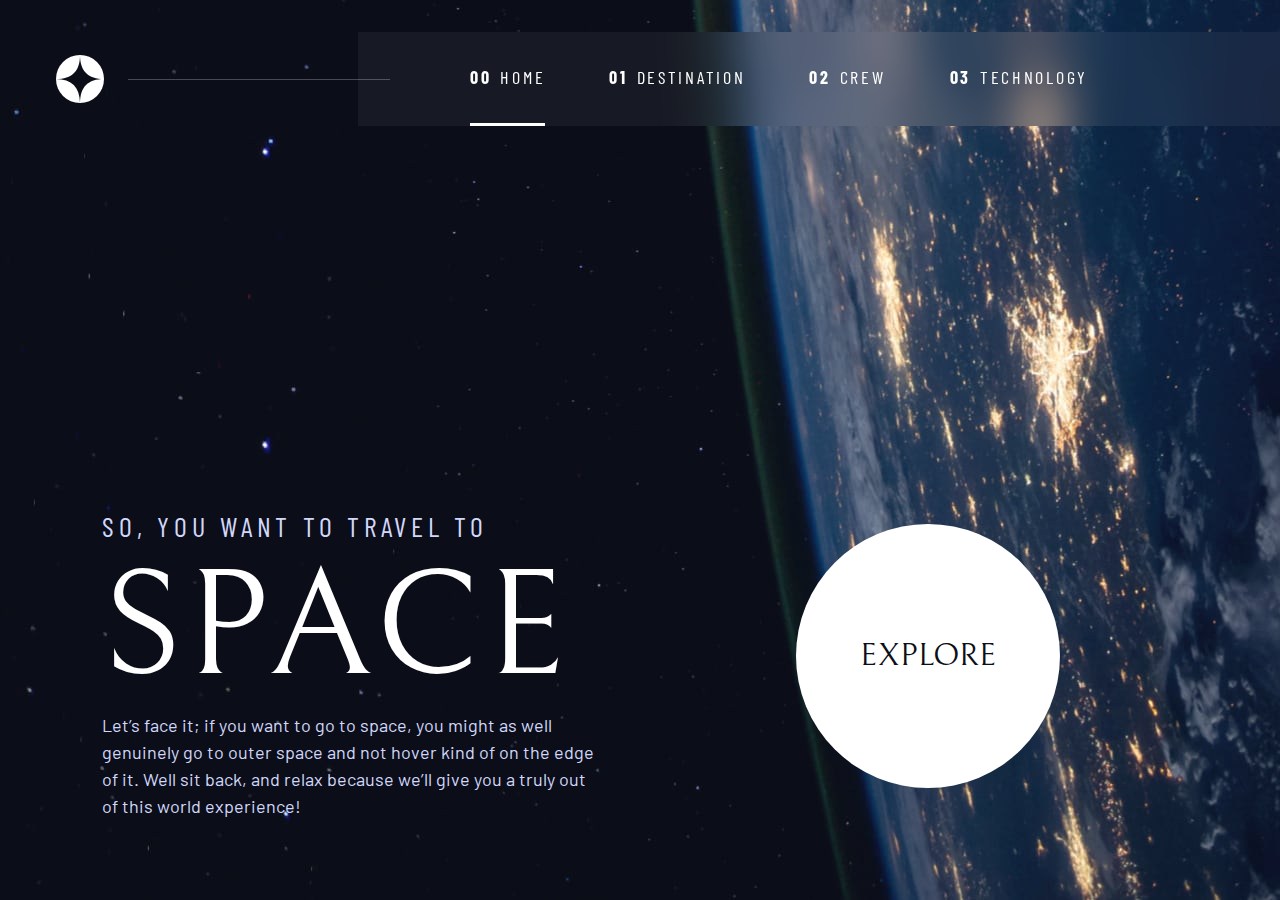
<file: c06/index.html>
<!DOCTYPE html>
<html lang="en">

<head>
    <meta charset="UTF-8">
    <meta http-equiv="X-UA-Compatible" content="IE=edge">
    <meta name="viewport" content="width=device-width, initial-scale=1.0">
    <title>Space Website</title>

    <link rel="stylesheet" href="style.css">

    <script src="index.js" defer></script>
</head>

<body class="home">

    <a href="#main" class="skip-to-content">Skip to content</a>

    <header class="primary-header flex">
        <div>
            <img src="./starter-code/assets/shared/logo.svg" class="logo" alt="Logo">
        </div>
        <button class="mobile-nav-toggle" aria-controls="primary-navigation"><span class="sr-only" aria-expanded="false">Menu</span></button>
        <nav>
            <ul class="primary-navigation underline-indicators flex" data-visible="false">
                <li class="active"><a class="ff-sans-cond uppercase text-white letter-spacing-2" href="#"><span aria-hidden="true">00</span>Home</a>
                </li>
                <li><a class="ff-sans-cond uppercase text-white letter-spacing-2" href="destination.html"><span aria-hidden="true">01</span>Destination</a></li>
                <li><a class="ff-sans-cond uppercase text-white letter-spacing-2" href="crew.html"><span aria-hidden="true">02</span>Crew</a></li>
                <li><a class="ff-sans-cond uppercase text-white letter-spacing-2" href="#"><span aria-hidden="true">03</span>Technology</a></li>
            </ul>
        </nav>
    </header>

    <main id="main" class="grid-container grid-container--home">
        <div>
            <h1 class="text-accent fs-500 ff-sans-cond uppercase letter-spacing-1">So, you want to travel to <span class="fs-900 ff-serif text-white d-block">Space</span></h1>
            <p class="text-accent">Let’s face it; if you want to go to space, you might as well genuinely go to outer space and not hover kind of on the edge of it. Well sit back, and relax because we’ll give you a truly out of this world experience!</p>
        </div>
        <div>
            <a href="destination.html" class="large-button uppercase ff-serif text-dark bg-white" style="margin-top:5rem">Explore</a>
        </div>
    </main>


</body>

</html>
</file>
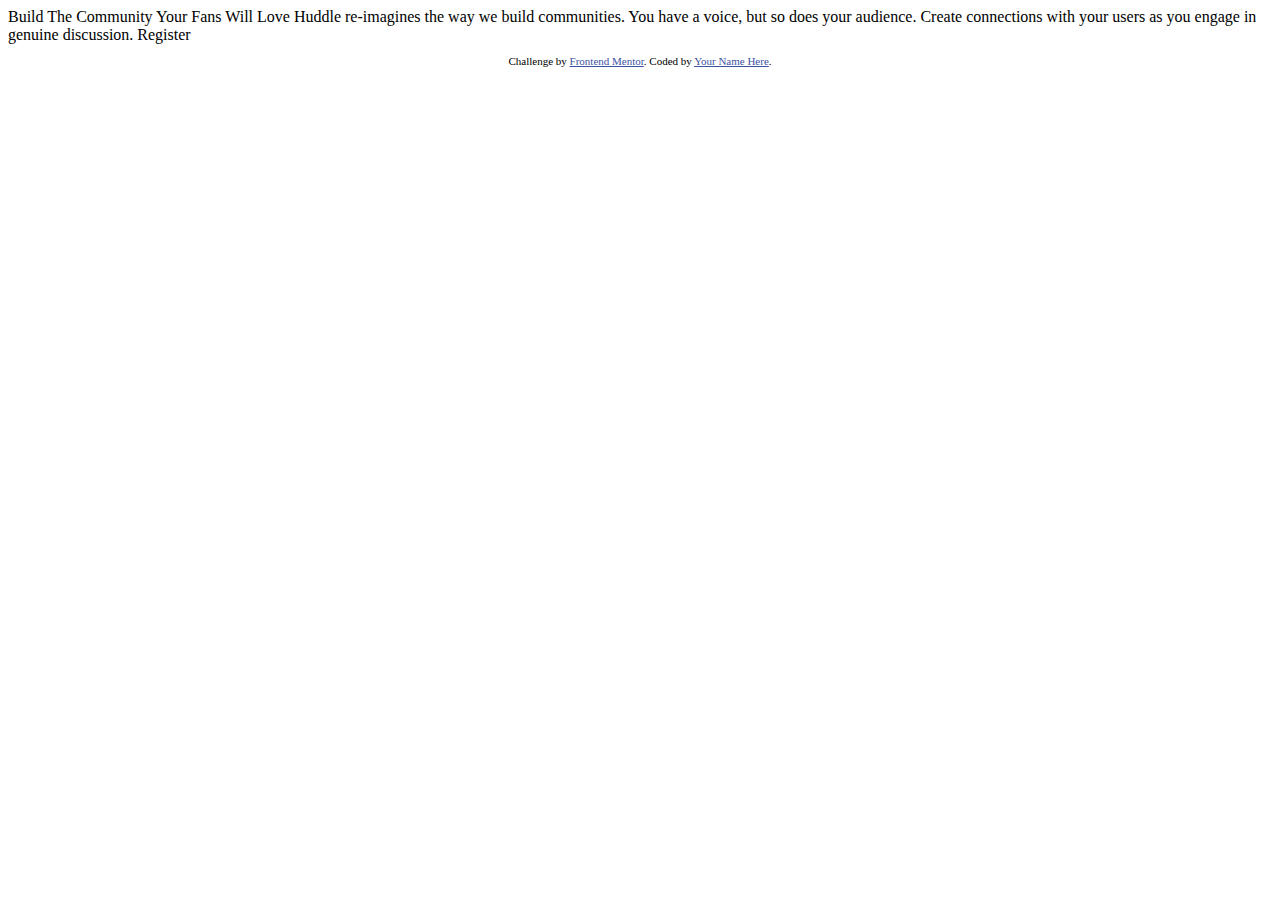
<file: c3-landing-page/index.html>
<!DOCTYPE html>
<html lang="en">
<head>
  <meta charset="UTF-8">
  <meta name="viewport" content="width=device-width, initial-scale=1.0"> <!-- displays site properly based on user's device -->

  <link rel="icon" type="image/png" sizes="32x32" href="./images/favicon-32x32.png">
  
  <title>Frontend Mentor | Huddle landing page with single introductory section</title>

  <!-- Feel free to remove these styles or customise in your own stylesheet 👍 -->
  <style>
    .attribution { font-size: 11px; text-align: center; }
    .attribution a { color: hsl(228, 45%, 44%); }
  </style>
</head>
<body>

  Build The Community Your Fans Will Love

  Huddle re-imagines the way we build communities. You have a voice, but so does your audience. 
  Create connections with your users as you engage in genuine discussion. 

  Register

  <footer>
    <p class="attribution">
      Challenge by <a href="https://www.frontendmentor.io?ref=challenge" target="_blank">Frontend Mentor</a>. 
      Coded by <a href="#">Your Name Here</a>.
    </p>
  </footer>
</body>
</html>
</file>
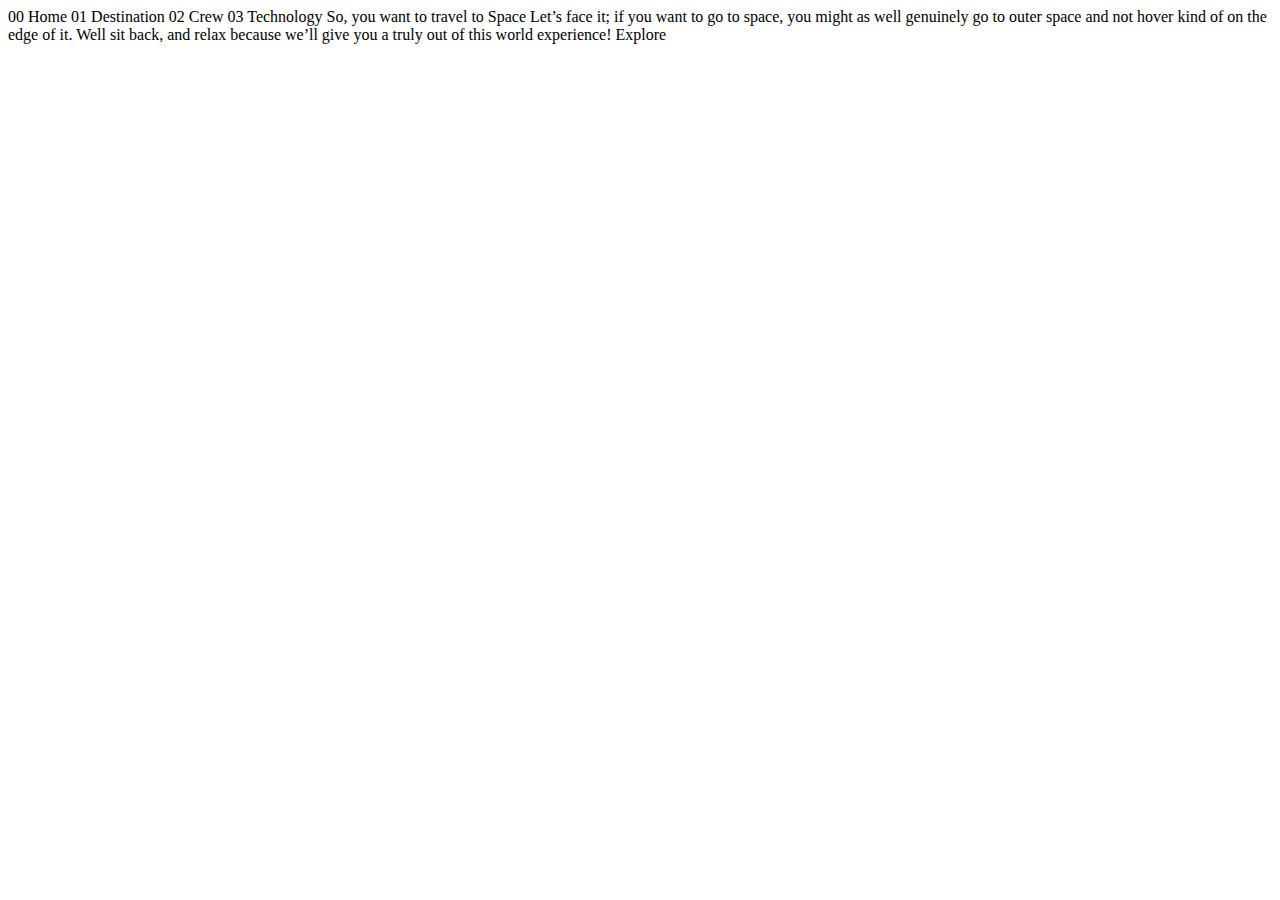
<file: c06/starter-code/index.html>
<!DOCTYPE html>
<html lang="en">
<head>
  <meta charset="UTF-8">
  <meta name="viewport" content="width=device-width, initial-scale=1.0">

  <link rel="icon" type="image/png" sizes="32x32" href="./assets/favicon-32x32.png">
  
  <title>Frontend Mentor | Space tourism website</title>
</head>
<body>

  00 Home
  01 Destination
  02 Crew
  03 Technology

  So, you want to travel to
  Space
  Let’s face it; if you want to go to space, you might as well genuinely go to 
  outer space and not hover kind of on the edge of it. Well sit back, and relax 
  because we’ll give you a truly out of this world experience!

  Explore

</body>
</html>
</file>
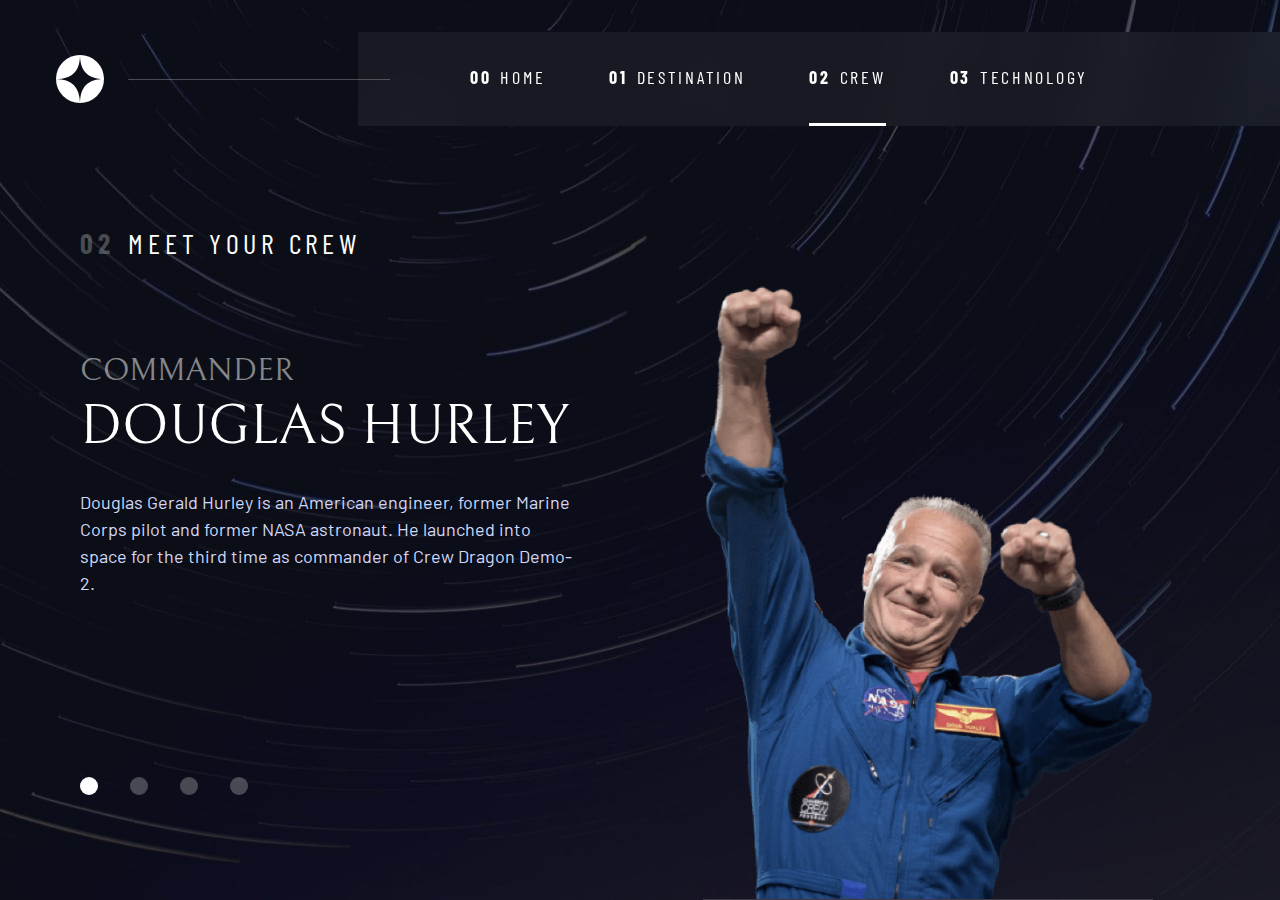
<file: c06/crew.html>
<!DOCTYPE html>
<html lang="en">

<head>
  <meta charset="UTF-8">
  <meta name="viewport" content="width=device-width, initial-scale=1.0">

  <link rel="icon" type="image/png" sizes="32x32" href="./assets/favicon-32x32.png">

  <title>Space tourism website</title>

  <link rel="stylesheet" href="style.css">

  <script src="index.js" defer></script>
  <script src="tabs.js" defer></script>
</head>

<body class="crew">

  <a href="#main" class="skip-to-content">Skip to content</a>

  <header class="primary-header flex">
    <div>
      <img src="./starter-code/assets/shared/logo.svg" class="logo" alt="Logo">
    </div>
    <button class="mobile-nav-toggle" aria-controls="primary-navigation"><span class="sr-only" aria-expanded="false">Menu</span></button>
    <nav>
      <ul class="primary-navigation underline-indicators flex" data-visible="false">
        <li><a class="ff-sans-cond uppercase text-white letter-spacing-2" href="index.html"><span aria-hidden="true">00</span>Home</a>
        </li>
        <li><a class="ff-sans-cond uppercase text-white letter-spacing-2" href="destination.html"><span aria-hidden="true">01</span>Destination</a></li>
        <li class="active"><a class="ff-sans-cond uppercase text-white letter-spacing-2" href="crew.html"><span aria-hidden="true">02</span>Crew</a></li>
        <li><a class="ff-sans-cond uppercase text-white letter-spacing-2" href="tech.html"><span aria-hidden="true">03</span>Technology</a></li>
      </ul>
    </nav>
  </header>

  <main id="main" class="grid-container grid-container--crew flow">
    <h1 class="numbered-title"><span aria-hidden="true">02</span>Meet your crew</h1>

    <div class="dot-indicators flex tab-list" role="tablist" aria-label="crew member list">
      <button aria-selected="true" role="tab" tabindex="0" data-image="commander-image" aria-controls="commander-tab"><span class="sr-only">The commander</span></button>
      <button aria-selected="false" role="tab" tabindex="-1" data-image="ms-image" aria-controls="ms-tab"><span class="sr-only">The mission specialist</span></button>
      <button aria-selected="false" role="tab" tabindex="-1" data-image="pilot-image" aria-controls="pilot-tab"><span class="sr-only">The pilot</span></button>
      <button aria-selected="false" role="tab" tabindex="-1" data-image="engineer-image" aria-controls="engineer-tab"><span class="sr-only">The crew engineer</span></button>
    </div>

    <article class="crew-info flow" role="tabpanel" id="commander-tab">
      <div class="flow" style="--flow-space:.5rem;">
        <h2 class="fs-600 ff-serif uppercase">Commander</h2>
        <p class="fs-700 ff-serif uppercase">Douglas Hurley</p>
      </div>
      <p class="text-accent">Douglas Gerald Hurley is an American engineer, former Marine Corps pilot and former NASA astronaut. He launched into space for the third time as commander of Crew Dragon Demo-2.
      </p>
    </article>

    <article class="crew-info flow" role="tabpanel" id="ms-tab" hidden>
      <div class="flow" style="--flow-space:.5rem;">
        <h2 class="fs-600 ff-serif uppercase">Mission Specialist</h2>
        <p class="fs-700 ff-serif uppercase">Mark Shuttleworth
        </p>
      </div>
      <p class="text-accent">
        Mark Richard Shuttleworth is the founder and CEO of Canonical, the company behind
        the Linux-based Ubuntu operating system. Shuttleworth became the first South
        African to travel to space as a space tourist.
      </p>
    </article>

    <article class="crew-info flow" role="tabpanel" id="pilot-tab" hidden>
      <div class="flow" style="--flow-space:.5rem;">
        <h2 class="fs-600 ff-serif uppercase">Pilot</h2>
        <p class="fs-700 ff-serif uppercase">Victor Glover</p>
      </div>
      <p class="text-accent">Pilot on the first operational flight of the SpaceX Crew Dragon to the
        International Space Station. Glover is a commander in the U.S. Navy where
        he pilots an F/A-18.He was a crew member of Expedition 64, and served as a
        station systems flight engineer.
      </p>
    </article>

    <article class="crew-info flow" role="tabpanel" id="engineer-tab" hidden>
      <div class="flow" style="--flow-space:.5rem;">
        <h2 class="fs-600 ff-serif uppercase">Flight Engineer</h2>
        <p class="fs-700 ff-serif uppercase">Anousheh Ansari</p>
      </div>
      <p class="text-accent">Anousheh Ansari is an Iranian American engineer and co-founder of Prodea Systems.
        Ansari was the fourth self-funded space tourist, the first self-funded woman to
        fly to the ISS, and the first Iranian in space.
      </p>
    </article>

    <picture id="commander-image">
      <img src="./starter-code/assets/crew/image-douglas-hurley.png" alt="Commander Douglas Hurley">
    </picture>

    <picture id="ms-image" hidden>
      <img src="./starter-code/assets/crew/image-mark-shuttleworth.png" alt="Mark Shuttleworth">
    </picture>

    <picture id="pilot-image" hidden>
      <img src="./starter-code/assets/crew/image-victor-glover.png" alt="Victor Glover">
    </picture>

    <picture id="engineer-image" hidden>
      <img src="./starter-code/assets/crew/image-anousheh-ansari.png" alt="Anousheh Ansari">
    </picture>



  </main>
</body>

</html>
</file>
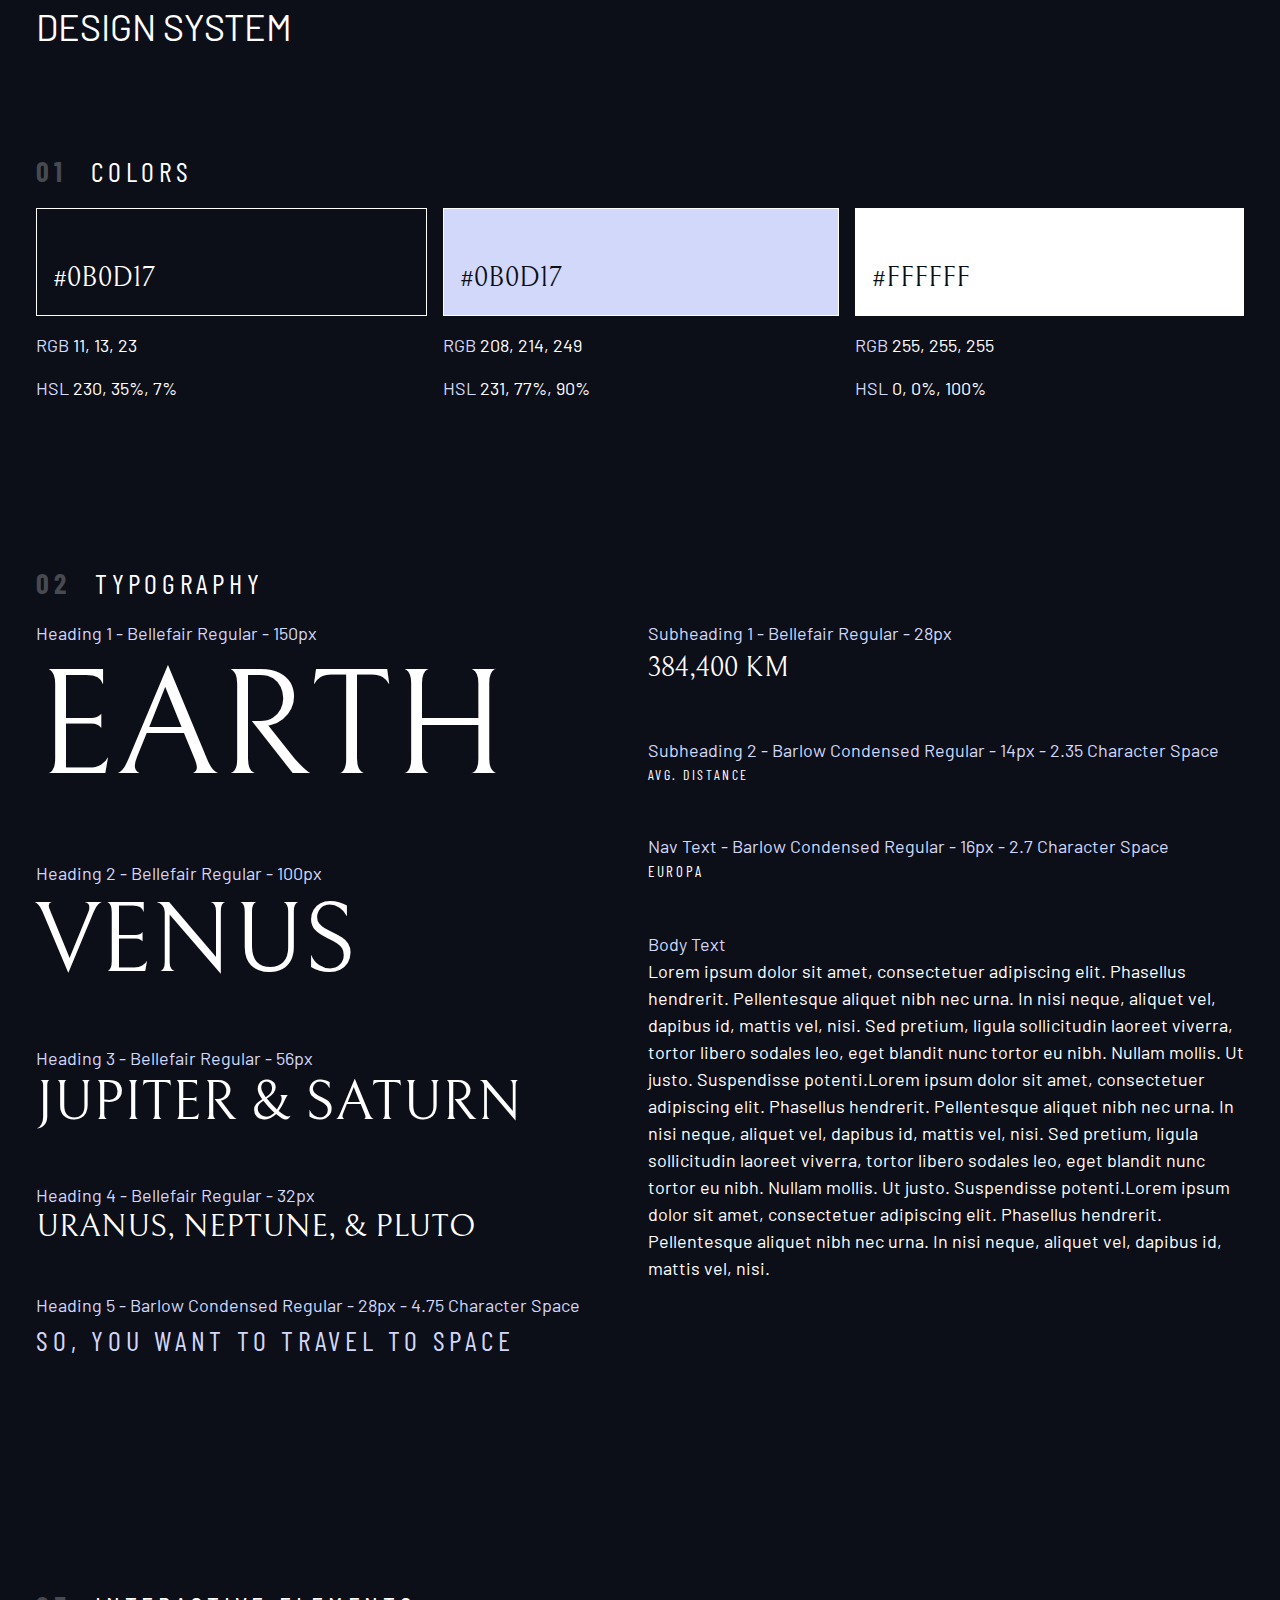
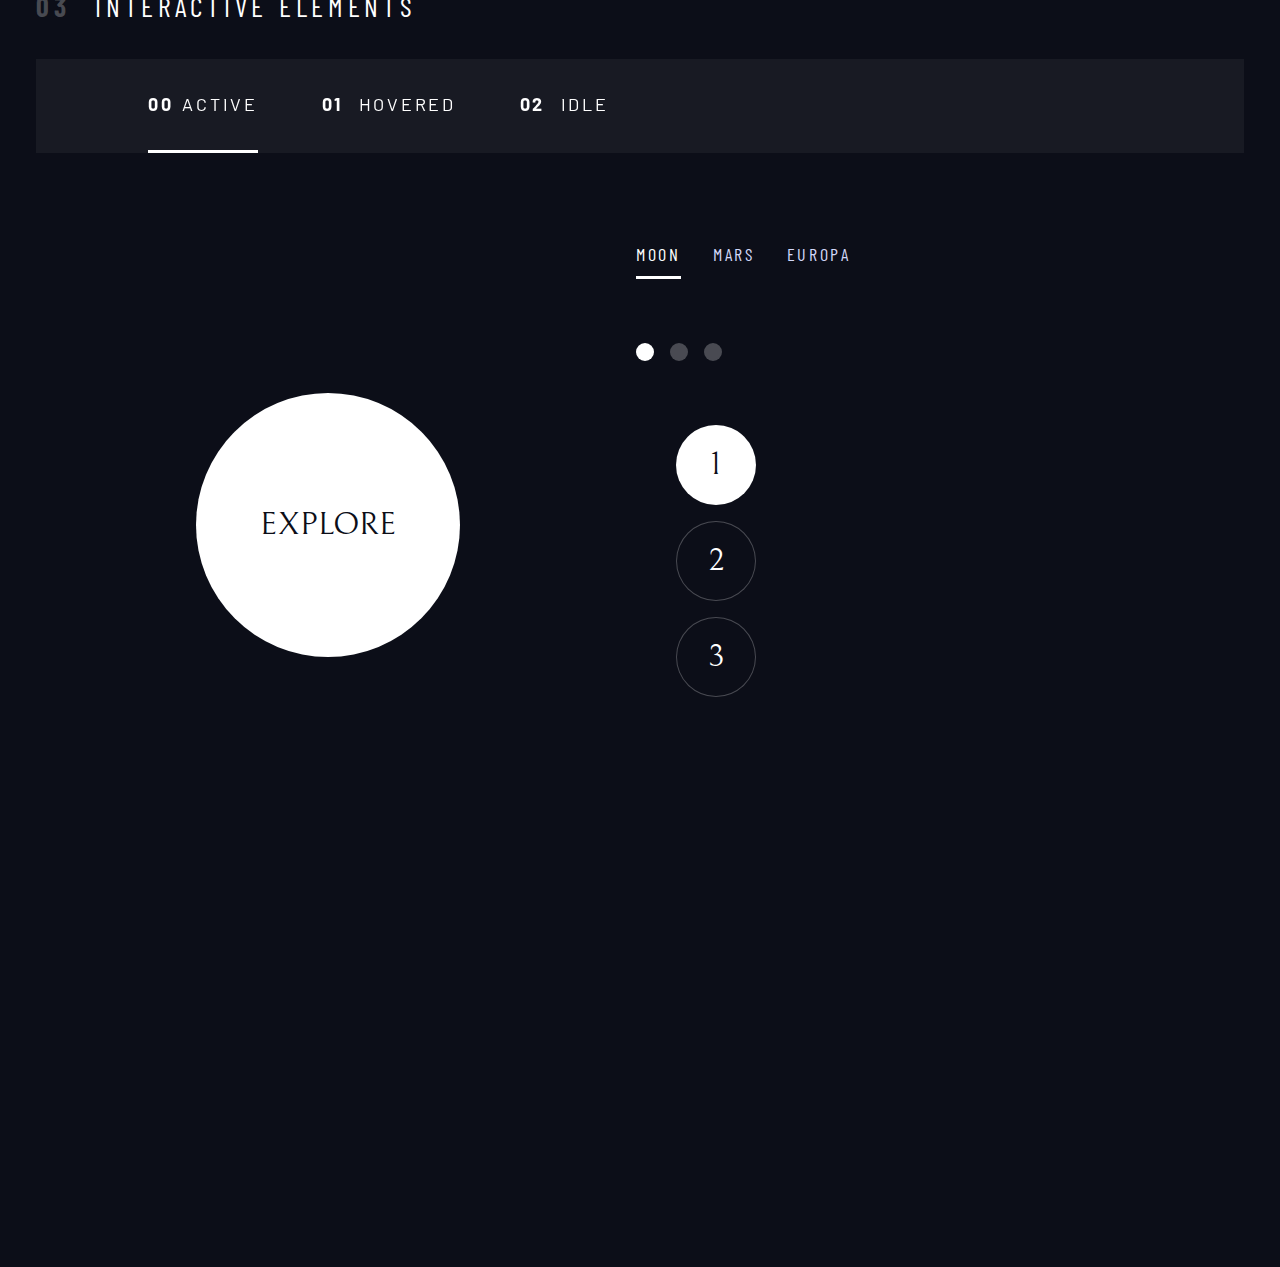
<file: c06/design-system.html>
<!DOCTYPE html>
<html lang="en">

<head>
    <meta charset="UTF-8">
    <meta http-equiv="X-UA-Compatible" content="IE=edge">
    <meta name="viewport" content="width=device-width, initial-scale=1.0">
    <title>Space Website</title>

    <link rel="stylesheet" href="style.css">
</head>

<body>

    <div class="container">

        <h1 class="uppercase">Design System</h1>

        <section id="colors" style="padding: 4rem 0;">
            <h2 class="numbered-title"><span>01</span> colors</h2>

            <div class="flex">
                <div class="flow" style="flex-grow: 1;">
                    <div class="bg-dark text-white ff-serif fs-500"
                        style="padding: 3rem 1rem 1rem; border: 1px solid white;">
                        #0B0D17
                    </div>
                    <p><span class="text-accent">RGB</span> 11, 13, 23</p>
                    <p><span class="text-accent">HSL</span> 230, 35%, 7%</p>
                </div>
                <div class="flow" style="flex-grow: 1;">
                    <div class="bg-accent text-dark ff-serif fs-500"
                        style="padding: 3rem 1rem 1rem; border: 1px solid white;">
                        #0B0D17
                    </div>
                    <p><span class="text-accent">RGB</span> 208, 214, 249</p>
                    <p><span class="text-accent">HSL</span> 231, 77%, 90%</p>
                </div>
                <div class="flow" style="flex-grow: 1;">
                    <div class="bg-white text-dark ff-serif fs-500"
                        style="padding: 3rem 1rem 1rem; border: 1px solid white;">
                        #FFFFFF
                    </div>
                    <p><span class="text-accent">RGB</span> 255, 255, 255</p>
                    <p><span class="text-accent">HSL</span> 0, 0%, 100%</p>
                </div>
            </div>
        </section>

        <section id="typography" style="padding: 4rem 0; margin-bottom: 8rem;">
            <h2 class="numbered-title"><span>02</span> Typography</h2>
            <div class="flex">
                <div class="flow" style="flex-basis: 100%; --flow-space: 3rem;">
                    <div>
                        <p class="text-accent">Heading 1 - Bellefair Regular - 150px</p>
                        <p class="fs-900 ff-serif uppercase">Earth</p>
                    </div>
                    <div>
                        <p class="text-accent">Heading 2 - Bellefair Regular - 100px</p>
                        <p class="fs-800 ff-serif uppercase">Venus</p>
                    </div>
                    <div>
                        <p class="text-accent">Heading 3 - Bellefair Regular - 56px</p>
                        <p class="fs-700 ff-serif uppercase">Jupiter & Saturn</p>
                    </div>
                    <div>
                        <p class="text-accent">Heading 4 - Bellefair Regular - 32px</p>
                        <p class="fs-600 ff-serif uppercase">Uranus, Neptune, & Pluto</p>
                    </div>
                    <div>
                        <p class="text-accent">Heading 5 - Barlow Condensed Regular - 28px - 4.75 Character Space</p>
                        <p class="fs-500 ff-sans-cond letter-spacing-1 text-accent uppercase">So, you want to travel to
                            space</p>
                    </div>

                </div>

                <div class="flow" style="flex-basis: 100%;  --flow-space: 3rem;">
                    <div>
                        <p class="text-accent">Subheading 1 - Bellefair Regular - 28px</p>
                        <p class="fs-500 ff-serif uppercase">384,400 km</p>
                    </div>
                    <div>
                        <p class="text-accent">Subheading 2 - Barlow Condensed Regular - 14px - 2.35 Character Space</p>
                        <p class="fs-200 ff-sans-cond letter-spacing-3 uppercase">Avg.
                            Distance</p>
                    </div>
                    <div>
                        <p class="text-accent">Nav Text - Barlow Condensed Regular - 16px - 2.7 Character Space</p>
                        <p class="fs-300 ff-sans-cond letter-spacing-2 uppercase">Europa
                        </p>
                    </div>
                    <div>
                        <p class="text-accent">Body Text</p>
                        <p>Lorem ipsum dolor sit amet, consectetuer adipiscing elit. Phasellus hendrerit. Pellentesque
                            aliquet
                            nibh nec urna. In nisi neque, aliquet vel, dapibus id, mattis vel, nisi. Sed pretium, ligula
                            sollicitudin laoreet viverra, tortor libero sodales leo, eget blandit nunc tortor eu nibh.
                            Nullam
                            mollis. Ut justo. Suspendisse potenti.Lorem ipsum dolor sit amet, consectetuer adipiscing
                            elit.
                            Phasellus hendrerit. Pellentesque aliquet nibh nec urna. In nisi neque, aliquet vel, dapibus
                            id,
                            mattis vel, nisi. Sed pretium, ligula sollicitudin laoreet viverra, tortor libero sodales
                            leo, eget
                            blandit nunc tortor eu nibh. Nullam mollis. Ut justo. Suspendisse potenti.Lorem ipsum dolor
                            sit
                            amet, consectetuer adipiscing elit. Phasellus hendrerit. Pellentesque aliquet nibh nec urna.
                            In nisi
                            neque, aliquet vel, dapibus id, mattis vel, nisi. </p>
                    </div>
                </div>
            </div>
        </section>

        <section class="flow" id="interactive-elements">
            <h2 class="numbered-title"><span>03</span> Interactive elements</h2>

            <!-- navigation -->
            <div>
                <nav>
                    <ul class="primary-navigation underline-indicators flex">
                        <li class="active"><a class="uppercase text-white letter-spacing-2"
                                href="#"><span>00</span>Active</a></li>
                        <li><a class="uppercase text-white letter-spacing-2" href="#"><span>01</span> Hovered</a></li>
                        <li><a class="uppercase text-white letter-spacing-2" href="#"><span>02</span> Idle</a></li>
                    </ul>
                </nav>
            </div>

            <!-- explore button -->
            <div class="flex" style="margin-top: 5rem;">
                <div>
                    <a href="#" class="large-button uppercase ff-serif fs-600 text-dark bg-white"
                        style="margin:10rem;">Explore</a>
                </div>

                <div class="flow" style="--flow-space: 4rem">
                    <!-- Tabs -->
                    <div class="tab-list underline-indicators flex">
                        <button aria-selected="true"
                            class="uppercase ff-sans-cond text-accent bg-dark letter-spacing-2">Moon</button>
                        <button aria-selected="false"
                            class="uppercase ff-sans-cond text-accent bg-dark letter-spacing-2">Mars</button>
                        <button aria-selected="false"
                            class="uppercase ff-sans-cond text-accent bg-dark letter-spacing-2">Europa</button>
                    </div>

                    <!-- Dots -->
                    <div class="dot-indicators flex">
                        <button aria-selected="true"><span class="sr-only">Slide title</span></button>
                        <button aria-selected="false"><span class="sr-only">Slide title</span></button>
                        <button aria-selected="false"><span class="sr-only">Slide title</span></button>
                    </div>

                    <!-- Numbers -->

                    <div>
                        <ul class="numbered-list flex">
                            <li class="active"><a class="ff-serif fs-600 text-white bg-dark" href="#">1</a></li>
                            <li><a class="ff-serif fs-600 text-white bg-dark" href="#">2</a></li>
                            <li><a class="ff-serif fs-600 text-white bg-dark" href="#">3</a></li>
                        </ul>
                    </div>
                </div>
            </div>

        </section>

        <div style="margin-bottom: 50vh;"></div>
    </div>

</body>

</html>
</file>
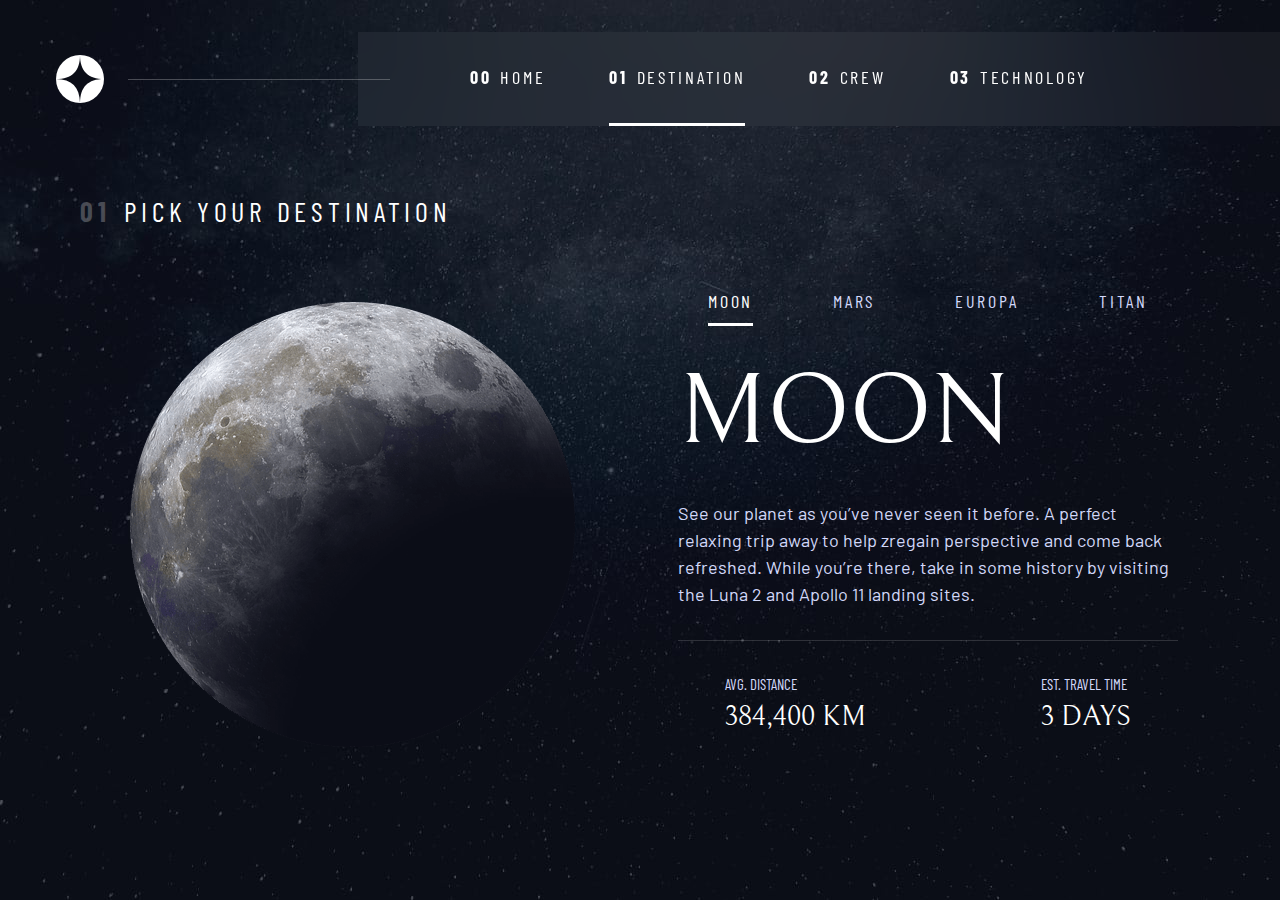
<file: c06/destination.html>
<!DOCTYPE html>
<html lang="en">

<head>
  <meta charset="UTF-8">
  <meta name="viewport" content="width=device-width, initial-scale=1.0">

  <link rel="icon" type="image/png" sizes="32x32" href="./assets/favicon-32x32.png">

  <title>Space tourism website</title>

  <link rel="stylesheet" href="style.css">

  <script src="index.js" defer></script>
  <script src="tabs.js" defer></script>
</head>

<body class="destination">

  <a href="#main" class="skip-to-content">Skip to content</a>

  <header class="primary-header flex">
    <div>
      <img src="./starter-code/assets/shared/logo.svg" class="logo" alt="Logo">
    </div>
    <button class="mobile-nav-toggle" aria-controls="primary-navigation"><span class="sr-only" aria-expanded="false">Menu</span></button>
    <nav>
      <ul class="primary-navigation underline-indicators flex" data-visible="false">
        <li><a class="ff-sans-cond uppercase text-white letter-spacing-2" href="index.html"><span aria-hidden="true">00</span>Home</a>
        </li>
        <li class="active"><a class="ff-sans-cond uppercase text-white letter-spacing-2" href="#"><span aria-hidden="true">01</span>Destination</a></li>
        <li><a class="ff-sans-cond uppercase text-white letter-spacing-2" href="crew.html"><span aria-hidden="true">02</span>Crew</a></li>
        <li><a class="ff-sans-cond uppercase text-white letter-spacing-2" href="#"><span aria-hidden="true">03</span>Technology</a></li>
      </ul>
    </nav>
  </header>

  <main id="main" class="grid-container grid-container--destination flow">
    <h1 class="numbered-title"><span aria-hidden="true">01</span>Pick your destination</h1>

    <picture id="moon-image">
      <source sourceset="./starter-code/assets/destination/image-moon.webp" type="image/webp">
      <img src="./starter-code/assets/destination/image-moon.png" alt="the Moon">
    </picture>

    <picture hidden id="mars-image">
      <source sourceset="./starter-code/assets/destination/image-mars.png" type="image/webp">
      <img src="./starter-code/assets/destination/image-mars.png" alt="Mars">
    </picture>

    <picture hidden id="europa-image">
      <source sourceset="./starter-code/assets/destination/image-europa.webp" type="image/webp">
      <img src="./starter-code/assets/destination/image-europa.png" alt="Europa">
    </picture>

    <picture hidden id="titan-image">
      <source sourceset="./starter-code/assets/destination/image-titan.webp" type="image/webp">
      <img src="./starter-code/assets/destination/image-titan.png" alt="Titan">
    </picture>

    <div role="tablist" class="tab-list underline-indicators flex">
      <button aria-selected="true" aria-controls="moon-tab" role="tab" tabindex="0" class="uppercase ff-sans-cond text-accent bg-dark letter-spacing-2" data-image="moon-image">Moon</button>
      <button aria-selected="false" aria-controls="mars-tab" role="tab" tabindex="-1" class="uppercase ff-sans-cond text-accent bg-dark letter-spacing-2" data-image="mars-image">Mars</button>
      <button aria-selected="false" aria-controls="europa-tab" role="tab" tabindex="-1" class="uppercase ff-sans-cond text-accent bg-dark letter-spacing-2" data-image="europa-image">Europa</button>
      <button aria-selected="false" aria-controls="titan-tab" role="tab" tabindex="-1" class="uppercase ff-sans-cond text-accent bg-dark letter-spacing-2" data-image="titan-image">Titan</button>
    </div>

    <!-- Moon -->
    <article class="destination-info flow" id="moon-tab" role="tabpanel">
      <h2 class="fs-800 uppercase ff-serif">Moon</h2>
      <p class="text-accent">See our planet as you’ve never seen it before. A perfect relaxing trip away to help zregain perspective and come back refreshed. While you’re there, take in some history by visiting the Luna 2 and Apollo 11 landing sites.</p>

      <div class="flex">
        <div>
          <h3 class="text-accent ff-sans-cond fs-300 uppercase">Avg. distance</h3>
          <p class="fs-500 ff-serif uppercase">384,400 km</p>
        </div>
        <div>
          <h3 class="text-accent ff-sans-cond fs-300 uppercase">Est. travel time</h3>
          <p class="fs-500 ff-serif uppercase">3 days</p>
        </div>
      </div>
    </article>

    <!-- Mars -->
    <article class="destination-info flow" id="mars-tab" hidden role="tabpanel">
      <h2 class="fs-800 uppercase ff-serif">Mars</h2>
      <p class="text-accent">Don’t forget to pack your hiking boots. You’ll need them to tackle Olympus Mons, the tallest planetary mountain in our solar system. It’s two and a half times the size of Everest!</p>

      <div class="flex">
        <div>
          <h3 class="text-accent ff-sans-cond fs-300 uppercase">Avg. distance</h3>
          <p class="fs-500 ff-serif uppercase">225 mil. km</p>
        </div>
        <div>
          <h3 class="text-accent ff-sans-cond fs-300 uppercase">Est. travel time</h3>
          <p class="fs-500 ff-serif uppercase">9 months</p>
        </div>
      </div>
    </article>

    <!-- Europa -->
    <article class="destination-info flow" id="europa-tab" hidden role="tabpanel">
      <h2 class="fs-800 uppercase ff-serif">Europa</h2>
      <p class="text-accent">The smallest of the four Galilean moons orbiting Jupiter, Europa is a
        winter lover’s dream. With an icy surface, it’s perfect for a bit of
        ice skating, curling, hockey, or simple relaxation in your snug
        wintery cabin.</p>

      <div class="flex">
        <div>
          <h3 class="text-accent ff-sans-cond fs-300 uppercase">Avg. distance</h3>
          <p class="fs-500 ff-serif uppercase">628 mil. km</p>
        </div>
        <div>
          <h3 class="text-accent ff-sans-cond fs-300 uppercase">Est. travel time</h3>
          <p class="fs-500 ff-serif uppercase">3 years</p>
        </div>
      </div>
    </article>

    <!-- Titan -->
    <article class="destination-info flow" id="titan-tab" hidden role="tabpanel">
      <h2 class="fs-800 uppercase ff-serif">Titan</h2>
      <p class="text-accent">The only moon known to have a dense atmosphere other than Earth, Titan is a home away from home (just a few hundred degrees colder!). As a bonus, you get striking views of the Rings of Saturn.</p>

      <div class="flex">
        <div>
          <h3 class="text-accent ff-sans-cond fs-300 uppercase">Avg. distance</h3>
          <p class="fs-500 ff-serif uppercase">1.6 bil. km</p>
        </div>
        <div>
          <h3 class="text-accent ff-sans-cond fs-300 uppercase">Est. travel time</h3>
          <p class="fs-500 ff-serif uppercase">7 years</p>
        </div>
      </div>
    </article>

  </main>
</body>

</html>
</file>
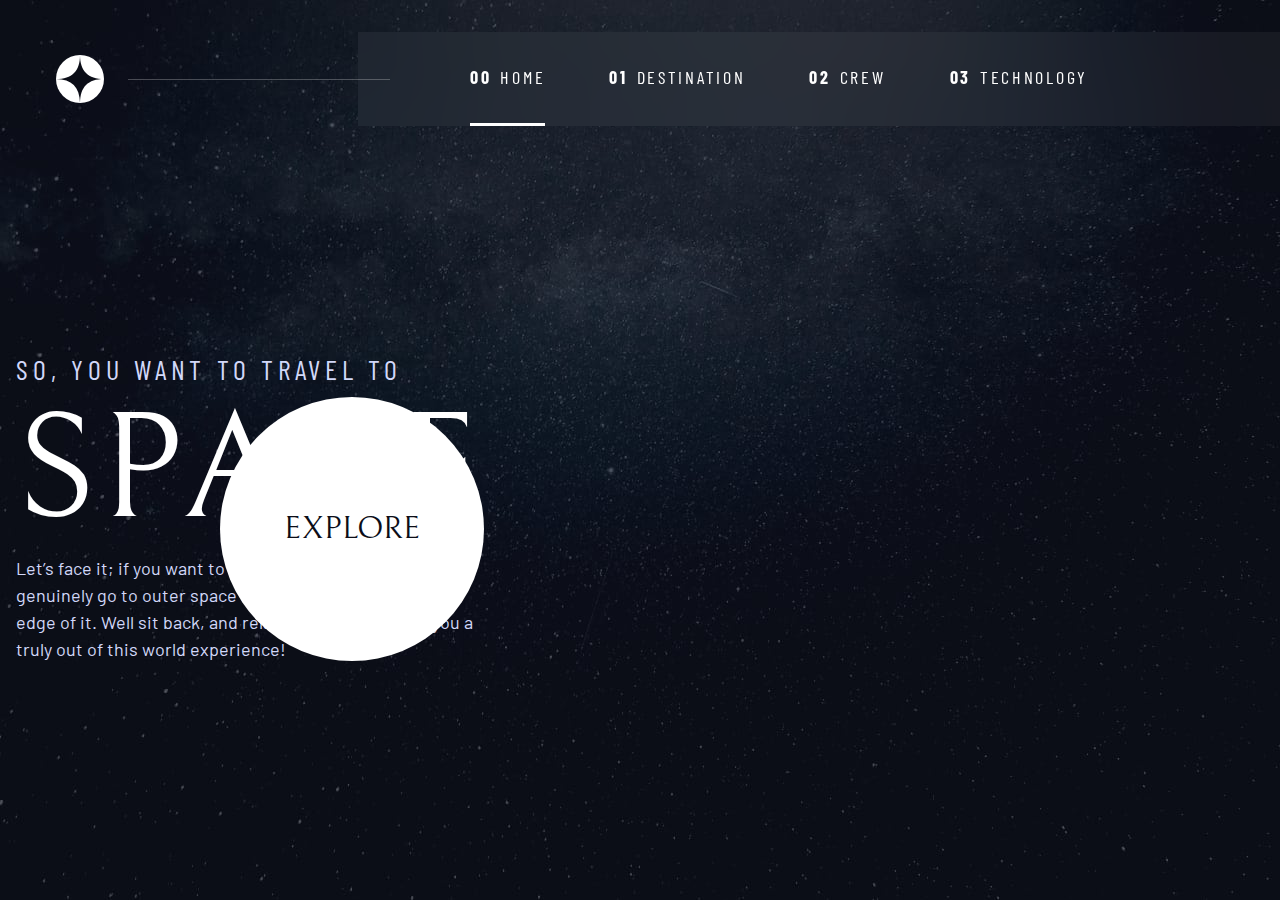
<file: c06/index copy.html>
<!DOCTYPE html>
<html lang="en">

<head>
    <meta charset="UTF-8">
    <meta http-equiv="X-UA-Compatible" content="IE=edge">
    <meta name="viewport" content="width=device-width, initial-scale=1.0">
    <title>Space Website</title>

    <link rel="stylesheet" href="style.css">

    <script src="index.js" defer></script>
</head>

<body class="destination">

    <a href="#main" class="skip-to-content">Skip to content</a>

    <header class="primary-header flex">
        <div>
            <img src="./starter-code/assets/shared/logo.svg" class="logo" alt="Logo">
        </div>
        <button class="mobile-nav-toggle" aria-controls="primary-navigation"><span class="sr-only" aria-expanded="false">Menu</span></button>
        <nav>
            <ul class="primary-navigation underline-indicators flex" data-visible="false">
                <li class="active"><a class="ff-sans-cond uppercase text-white letter-spacing-2" href="#"><span aria-hidden="true">00</span>Home</a>
                </li>
                <li><a class="ff-sans-cond uppercase text-white letter-spacing-2" href="#"><span aria-hidden="true">01</span>Destination</a></li>
                <li><a class="ff-sans-cond uppercase text-white letter-spacing-2" href="#"><span aria-hidden="true">02</span>Crew</a></li>
                <li><a class="ff-sans-cond uppercase text-white letter-spacing-2" href="#"><span aria-hidden="true">03</span>Technology</a></li>
            </ul>
        </nav>
    </header>

    <main id="main" class="grid-container">
        <div>
            <h1 class="text-accent fs-500 ff-sans-cond uppercase letter-spacing-1">So, you want to travel to <span class="fs-900 ff-serif text-white d-block">Space</span></h1>
            <p class="text-accent">Let’s face it; if you want to go to space, you might as well genuinely go to outer space and not hover kind of on the edge of it. Well sit back, and relax because we’ll give you a truly out of this world experience!</p>
        </div>
        <div>
            <a href="#" class="large-button uppercase ff-serif text-dark bg-white" style="margin-top:5rem">Explore</a>
        </div>
    </main>


</body>

</html>
</file>
<file: c06/style.css>
/* Fonts */
@import url('https://fonts.googleapis.com/css2?family=Barlow&family=Barlow+Condensed:wght@400;700&family=Bellefair&display=swap');

/* --------------------- */
/* Custom Properties     */
/* --------------------- */

:root {
    /* colors */
    --clr-dark: 230 35% 7%;
    --clr-light: 231 77% 90%;
    --clr-white: 0 0% 100%;

    /* font-sizes */
    --fs-900: clamp(5rem, 11vw + 1rem, 9.375rem);
    /* --fs-900: 5rem; */
    --fs-800: 3.5rem;
    --fs-700: 1.5rem;
    --fs-600: 1rem;
    --fs-500: 1rem;
    --fs-400: 0.9375rem;
    --fs-300: 0.9375rem;
    --fs-200: 0.875rem;

    /* font-families */
    --ff-serif: "Bellefair", serif;
    --ff-sans-cond: "Barlow Condensed", sans-serif;
    --ff-sans-normal: "Barlow", sans-serif;
}

@media (min-width: 35em) {
    :root {
        /* --fs-900: 9.375rem; */
        --fs-800: 5rem;
        --fs-700: 2.5rem;
        --fs-600: 1.5rem;
        --fs-500: 1.25rem;
        --fs-400: 1rem;
    }
}

@media (min-width: 45em) {
    :root {
        /* font-sizes */
        --fs-800: 6.25rem;
        --fs-700: 3.5rem;
        --fs-600: 2rem;
        --fs-500: 1.75rem;
        --fs-400: 1.125rem;

    }
}


/* --------------------- */
/* Reset                 */
/* --------------------- */

/* Box sizing */
*,
*:before,
*:after {
    box-sizing: border-box;
}

/* Margins */
body,
h1,
h2,
h3,
h4,
h5,
p,
figure,
picture {
    margin: 0;
}

h1,
h2,
h3,
h4,
h5,
h6,
p {
    font-weight: 400;
}

/* Smooth scrolling */

html:focus-within {
    scroll-behavior: smooth;
}

/* Set up the body */
body {
    font-family: var(--ff-sans-normal);
    font-size: var(--fs-400);
    color: hsl(var(--clr-white));
    background-color: hsl(var(--clr-dark));
    min-height: 100vh;
    text-rendering: optimizeSpeed;
    line-height: 1.5;

    display: grid;
    grid-template-rows: min-content 1fr;

    overflow-x: hidden;
}

/* Make images easy to work with */
img {
    max-width: 100%;
    display: block;
}

/* Inherit font on input elements */
input,
button,
textarea,
select {
    font: inherit;
}

/* remove animations for people who have turned them off */
@media (prefers-reduced-motion: reduce) {

    *,
    *::before,
    *::after {
        animation-duration: 0.01ms !important;
        animation-iteration-count: 1 !important;
        transition-duration: 0.01ms !important;
        scroll-behavior: auto !important;
    }
}



/* --------------------- */
/* Utility classes       */
/* --------------------- */

.flex {
    display: flex;
    gap: var(--gap, 1rem);
}

.grid {
    display: grid;
    gap: var(--gap, 1rem);
}

.d-block {
    display: block;
}

.flow>*+* {
    margin-top: var(--flow-space, 1rem);
    /* outline: 1px solid red; */
}

.container {
    padding-inline: 2em;
    margin-inline: auto;
    max-width: 80rem;
}


.sr-only {
    position: absolute;
    width: 1px;
    height: 1px;
    padding: 0;
    margin: -1px;
    overflow: hidden;
    clip: rect(0, 0, 0, 0);
    white-space: nowrap;
    border: 0;
}

.skip-to-content {
    position: absolute;
    left: 50%;
    background: hsl(var(--clr-white));
    color: hsl(var(--clr-dark));
    padding: .5em 1em;
    margin-inline: auto;
    transform: translateY(-100%);
    transition: transform 250ms ease-in;
}

.skip-to-content:focus-visible {
    transform: translateY(0);
}

/* Colors */

.bg-dark {
    background-color: hsl(var(--clr-dark));
}

.bg-accent {
    background-color: hsl(var(--clr-light));
}

.bg-white {
    background-color: hsl(var(--clr-white));
}

.text-dark {
    color: hsl(var(--clr-dark));
}

.text-accent {
    color: hsl(var(--clr-light));
}

.text-white {
    color: hsl(var(--clr-white));
}

.bg-dark20 {
    background-color: hsl(var(--clr-dark) / .2);
    /* color: hsl(var(--clr-dark) / .2); */
}

.ff-serif {
    font-family: var(--ff-serif);
}

.ff-sans-cond {
    font-family: var(--ff-sans-cond);
}

.ff-sans-normal {
    font-family: var(--ff-sans-normal);
}

.letter-spacing-1 {
    letter-spacing: 4.75px;
}

.letter-spacing-2 {
    letter-spacing: 2.7px;
}

.letter-spacing-3 {
    letter-spacing: 2.35px;
}

.uppercase {
    text-transform: uppercase;
}

.fs-900 {
    font-size: var(--fs-900);
}

.fs-800 {
    font-size: var(--fs-800);
}

.fs-700 {
    font-size: var(--fs-700);
}

.fs-600 {
    font-size: var(--fs-600);
}

.fs-500 {
    font-size: var(--fs-500);
}

.fs-400 {
    font-size: var(--fs-400);
}

.fs-300 {
    font-size: var(--fs-300);
}

.fs-200 {
    font-size: var(--fs-200);
}


.fs-900,
.fs-800,
.fs-700,
.fs-600 {
    line-height: 1.1;
}

.numbered-title {
    font-family: var(--ff-sans-cond);
    font-size: var(--fs-500);
    text-transform: uppercase;
    letter-spacing: 4.72px;
    margin-bottom: 1rem;
}

.numbered-title>span {
    margin-right: .5em;
    font-weight: 700;
    color: hsl(var(--clr-white) / .25);
}



/* --------------------- */
/* Components            */
/* --------------------- */

.large-button {
    font-size: 1.25rem;
    position: relative;
    display: inline-grid;
    z-index: 1;
    place-items: center;
    padding: 0 2em;
    border-radius: 50%;
    aspect-ratio: 1;
    text-decoration: none;
    margin-bottom: 5em;
}

@media (min-width:35rem) {
    .large-button {
        font-size: 2rem;
        margin-bottom: 1em;
    }
}

.large-button::after {
    content: '';
    position: absolute;
    z-index: -1;
    background: hsl(var(--clr-white) / .15);
    width: 100%;
    height: 100%;
    border-radius: inherit;
    opacity: 0;
    transition: transform 500ms ease-in-out, opacity 500ms linear;
}

.large-button:hover::after,
.large-button:focus::after {
    opacity: 1;
    transform: scale(1.5);
}

.logo {
    margin: 1.5rem clamp(1.5rem, 10vw, 3.5rem);
}

.primary-header {
    justify-content: space-between;
    align-items: center;
}

.primary-navigation {
    --underline-gap: 2rem;
    list-style: none;
    padding: 0;
    margin: 0;
    background: hsl(var(--clr-dark) / 0.95);
}

@supports (backdrop-filter: blur(1rem)) {
    .primary-navigation {
        background: hsl(var(--clr-white) / 0.05);
        backdrop-filter: blur(1.5rem);
    }
}

.primary-navigation a {
    text-decoration: none;
}

.primary-navigation a>span {
    font-weight: 700;
    margin-right: .5em;
}

.mobile-nav-toggle {
    display: none;
}


@media (max-width: 35rem) {
    .primary-navigation {
        z-index: 1000;
        flex-direction: column;
        --underline-gap: .5rem;
        position: fixed;
        inset: 0 0 0 30%;
        backdrop-filter: blur(1.5rem);
        padding: min(20rem, 15vh) 2rem;
        transform: translateX(100%);
        transition: transform 250ms ease-in-out;
    }



    .primary-navigation[data-visible="true"] {
        transform: translateX(0);
    }

    .mobile-nav-toggle {
        z-index: 2000;
        display: block;
        position: fixed;
        right: 2rem;
        top: 2rem;
        background: none;
        background-image: url(./starter-code/assets/shared/icon-hamburger.svg);
        background-repeat: no-repeat;
        width: 1.5rem;
        aspect-ratio: 1;
        border: none;
        /* margin-left: auto; */
        /* border: 1px solid red; */
    }

    .mobile-nav-toggle[aria-expanded="true"] {
        background-image: url(./starter-code/assets/shared/icon-close.svg);
    }

    .primary-navigation.underline-indicators>.active {
        border: none;
    }
}

@media (min-width: 35rem) and (max-width: 55rem) {
    .primary-navigation {
        --gap: calc(30vw - 9rem);
        padding-inline: 3rem;
    }

    .primary-navigation a>span {
        display: none;
    }
}

@media (min-width: 55rem) {
    .primary-navigation {
        margin-block: 2rem;
        --gap: calc(10vw - 4rem);
        padding-inline: calc(3rem + 5vw);
        padding-right: calc(40vw - 20rem)
    }

    /* decorative bar */
    .primary-header::after {
        content: '';
        display: block;
        position: relative;
        height: 1px;
        width: 100%;
        margin-right: -3rem;
        background: hsl(var(--clr-white) / .25);
        order: 1;
        z-index: 5;
    }

    nav {
        order: 2;
    }
}

.underline-indicators>* {
    cursor: pointer;
    padding: var(--underline-gap, .5rem) 0;
    border: 0;
    border-bottom: .2rem solid hsl(var(--clr-white) / 0);
    background: transparent;
}

.underline-indicators>*:hover,
.underline-indicators>*:focus {
    border-color: hsl(var(--clr-white) / .5);
}

.underline-indicators>.active,
.underline-indicators>[aria-selected="true"] {
    color: hsl(var(--clr-white));
    border-color: hsl(var(--clr-white) / 1);
}

.tab-list {
    --gap: 2rem;
}

.dot-indicators>* {
    cursor: pointer;
    border: 0;
    border-radius: 50%;
    aspect-ratio: 1;
    padding: .5em;
    background-color: hsl(var(--clr-white) / .25);
}

.dot-indicators>*:hover,
.dot-indicators>*:focus-visible {
    background-color: hsl(var(--clr-white) / .5);
}

.dot-indicators>[aria-selected="true"] {
    background-color: hsl(var(--clr-white) / 1);
}

.numbered-list {
    list-style: none;
    flex-direction: column;
}

.numbered-list a {
    text-decoration: none;
    display: grid;
    place-items: center;
    border-radius: 50%;
    border: 1px solid hsl(var(--clr-white) / .25);
    width: 2.5em;
    aspect-ratio: 1;
}

.numbered-list a:hover {
    border-color: hsl(var(--clr-white));
}

.numbered-list>.active a {
    background-color: hsl(var(--clr-white));
    color: hsl(var(--clr-dark));
}

/* --------------------- */
/* Page specific         */
/* --------------------- */

body {
    background-size: cover;
    background-position: bottom center;
}


/* home */

.home {
    background-image: url(./starter-code/assets/home/background-home-mobile.jpg);
    background-size: cover;
    background-repeat: no-repeat;
}

@media (min-width: 35rem) {
    .home {
        background-image: url(./starter-code/assets/home/background-home-tablet.jpg);
    }
}

@media (min-width: 55rem) {
    .home {
        background-image: url(./starter-code/assets/home/background-home-desktop.jpg);
    }
}

/* destination */

.destination {
    background-image: url(./starter-code/assets/destination/background-destination-mobile.jpg);
    background-size: cover;
    background-repeat: no-repeat;
}

@media (min-width: 35rem) {
    .destination {
        background-image: url(./starter-code/assets/destination/background-destination-tablet.jpg);
    }
}

@media (min-width: 55rem) {
    .destination {
        background-image: url(./starter-code/assets/destination/background-destination-desktop.jpg);
    }
}

/* crew */

.crew {
    background-image: url(./starter-code/assets/crew/background-crew-mobile.jpg);
    background-size: cover;
    background-repeat: no-repeat;
}

@media (min-width: 35rem) {
    .crew {
        background-image: url(./starter-code/assets/crew/background-crew-tablet.jpg);
    }
}

@media (min-width: 55rem) {
    .crew {
        background-image: url(./starter-code/assets/crew/background-crew-desktop.jpg);
    }
}

/* tech */

.tech {
    background-image: url(./starter-code/assets/technology/background-technology-mobile.jpg);
    background-size: cover;
    background-repeat: no-repeat;
}

@media (min-width: 35rem) {
    .crew {
        background-image: url(./starter-code/assets/technology/background-technology-tablet.jpg);
    }
}

@media (min-width: 55rem) {
    .crew {
        background-image: url(./starter-code/assets/technology/background-technology-desktop.jpg);
    }
}


/* --------------------- */
/* Layouts               */
/* --------------------- */

.grid-container {
    display: grid;
    text-align: center;
    place-items: center;
    padding-inline: 1rem;
    padding-bottom: 3rem;
}

.grid-container * {
    max-width: 50ch;
    margin-inline: auto;
}

.grid-container img {
    max-width: 100%;
}



.numbered-title {
    grid-area: title;
}

.home .grid-container {
    padding-bottom: 5rem;
    align-items: end;
}

/* destination */

.grid-container--destination {
    --flow-space: 2rem;
    grid-template-areas:
        'title'
        'image'
        'tabs'
        'content';
}

.grid-container--destination>h1 {
    margin-left: 0;
}

.grid-container--destination>picture {
    grid-area: image;
    max-width: 60%;
}

.grid-container--destination>.tab-list {
    grid-area: tabs;
}

.grid-container--destination>.destination-info {
    grid-area: content;
}

.destination-info>.flex {
    border-top: 1px solid hsl(var(--clr-white) / 0.15);
    padding: 2rem;
    flex-direction: column;
    /* width: 100%; */
    /* padding-top: 2rem; */
}

.destination-info>* {
    margin-inline: auto;
}


@media (min-width:35rem) {
    .destination-info>.flex {
        flex-direction: row;
        justify-content: space-evenly;
    }

    .numbered-title {
        justify-self: left;
        padding-top: 2rem;
    }
}

@media (min-width: 55rem) {
    .grid-container {
        text-align: left;
        column-gap: var(--container-gap, 2rem);
        grid-template-columns: minmax(2rem, 1fr) repeat(2, minmax(0, 40rem)) minmax(2rem, 1fr);
        position: relative;
    }

    .grid-container--home>*:first-child {
        grid-column: 2;
    }

    .grid-container--home>*:last-child {
        grid-column: 3;
    }

    .grid-container--destination {
        /* --flow-space: 2rem; */
        justify-items: start;
        align-content: start;
        grid-template-areas:
            ' . title title . '
            ' . image tabs . '
            ' . image content . ';
    }

    .grid-container--destination>picture {
        grid-area: image;
        max-width: 90%;
    }

    .grid-container--destination .flex {
        flex-direction: row;
        justify-content: left;
        padding-inline: 0;
        --gap: 5rem;
    }
}

/* crew */



.grid-container--crew {
    padding-bottom: 0;
    /* justify-items: start;
    align-content: start; */
    --flow-space: 2rem;
    grid-template-areas:
        'title'
        'image'
        'tabs'
        'content';
}

.grid-container--crew>h1 {
    margin-left: 0;
}

.grid-container--crew>picture {
    grid-area: image;
    max-width: 60%;
    align-self: end;
    border-bottom: 1px solid hsl(var(--clr-white) / .15);
}

.grid-container--crew>.dot-indicators {
    grid-area: tabs;
}

.grid-container--crew>.crew-info {
    grid-area: content;
}

.crew-info h2 {
    opacity: .5;
}

@media (min-width:35rem) {
    .grid-container--crew {
        grid-template-areas:
            'title'
            'content'
            'tabs'
            'image';
    }

    .crew-info>.flex {
        flex-direction: row;
        justify-content: space-evenly;

    }

}

@media (min-width: 55rem) {


    .grid-container--crew {
        /* --flow-space: 2rem; */
        /* justify-items: start;
        align-content: start; */
        /* height: 83.5vh; */
        grid-template-areas:
            ' . title image . '
            ' . content image . '
            ' . tabs image . ';
    }


    .grid-container--destination>picture {
        max-width: 100%;
    }

    .grid-container--crew>.numbered-title {
        justify-self: start;
        align-self: start;
        margin-top: 2rem;
    }

    .grid-container--crew>.dot-indicators {
        justify-self: start;
        align-self: start;
        margin: 0;
        padding-block: 2rem;
    }

    .grid-container--crew>article {
        margin: 0;
        padding: 0;
        align-self: start;
        justify-self: start;
        min-height: 20rem;

    }


    .grid-container--crew>picture {
        max-width: 50vh;
        overflow: hidden;
        /* height: 80%; */
        align-self: end;
        justify-self: center;
    }

    .grid-container--crew .flex {
        flex-direction: row;
        justify-content: left;
        padding-inline: 0;
    }
}

/* tech */


.grid-container--tech {
    padding-bottom: 0;
    /* justify-items: start;
    align-content: start; */
    --flow-space: 2rem;
    grid-template-areas:
        'title'
        'image'
        'tabs'
        'content';
}

.grid-container--tech>h1 {
    margin-left: 0;
}

.grid-container--tech>picture {
    grid-area: image;
    max-width: 60%;
    align-self: end;
    border-bottom: 1px solid hsl(var(--clr-white) / .15);
}

.grid-container--tech>.numbered-list {
    grid-area: tabs;
}

.grid-container--tech>.tech-info {
    grid-area: content;
}

.tech-info h2 {
    opacity: .5;
}

@media (min-width:35rem) {
    .grid-container--tech {
        grid-template-areas:
            'title'
            'content'
            'tabs'
            'image';
    }

    .tech-info>.flex {
        flex-direction: row;
        justify-content: space-evenly;

    }

}

@media (min-width: 55rem) {


    .grid-container--tech {
        /* --flow-space: 2rem; */
        /* justify-items: start;
        align-content: start; */
        /* height: 83.5vh; */
        grid-template-areas:
            ' . title image . '
            ' . content image . '
            ' . tabs image . ';
    }


    .grid-container--tech>picture {
        max-width: 100%;
    }

    .grid-container--tech>.numbered-title {
        justify-self: start;
        align-self: start;
        margin-top: 2rem;
    }

    .grid-container--tech>.numbered-list {
        justify-self: start;
        align-self: start;
        margin: 0;
        padding-block: 2rem;
    }

    .grid-container--tech>article {
        margin: 0;
        padding: 0;
        align-self: start;
        justify-self: start;
        min-height: 20rem;

    }


    .grid-container--tech>picture {
        max-width: 50vh;
        overflow: hidden;
        /* height: 80%; */
        align-self: end;
        justify-self: center;
    }

    .grid-container--tech .flex {
        flex-direction: row;
        justify-content: left;
        padding-inline: 0;
    }
}
</file>
